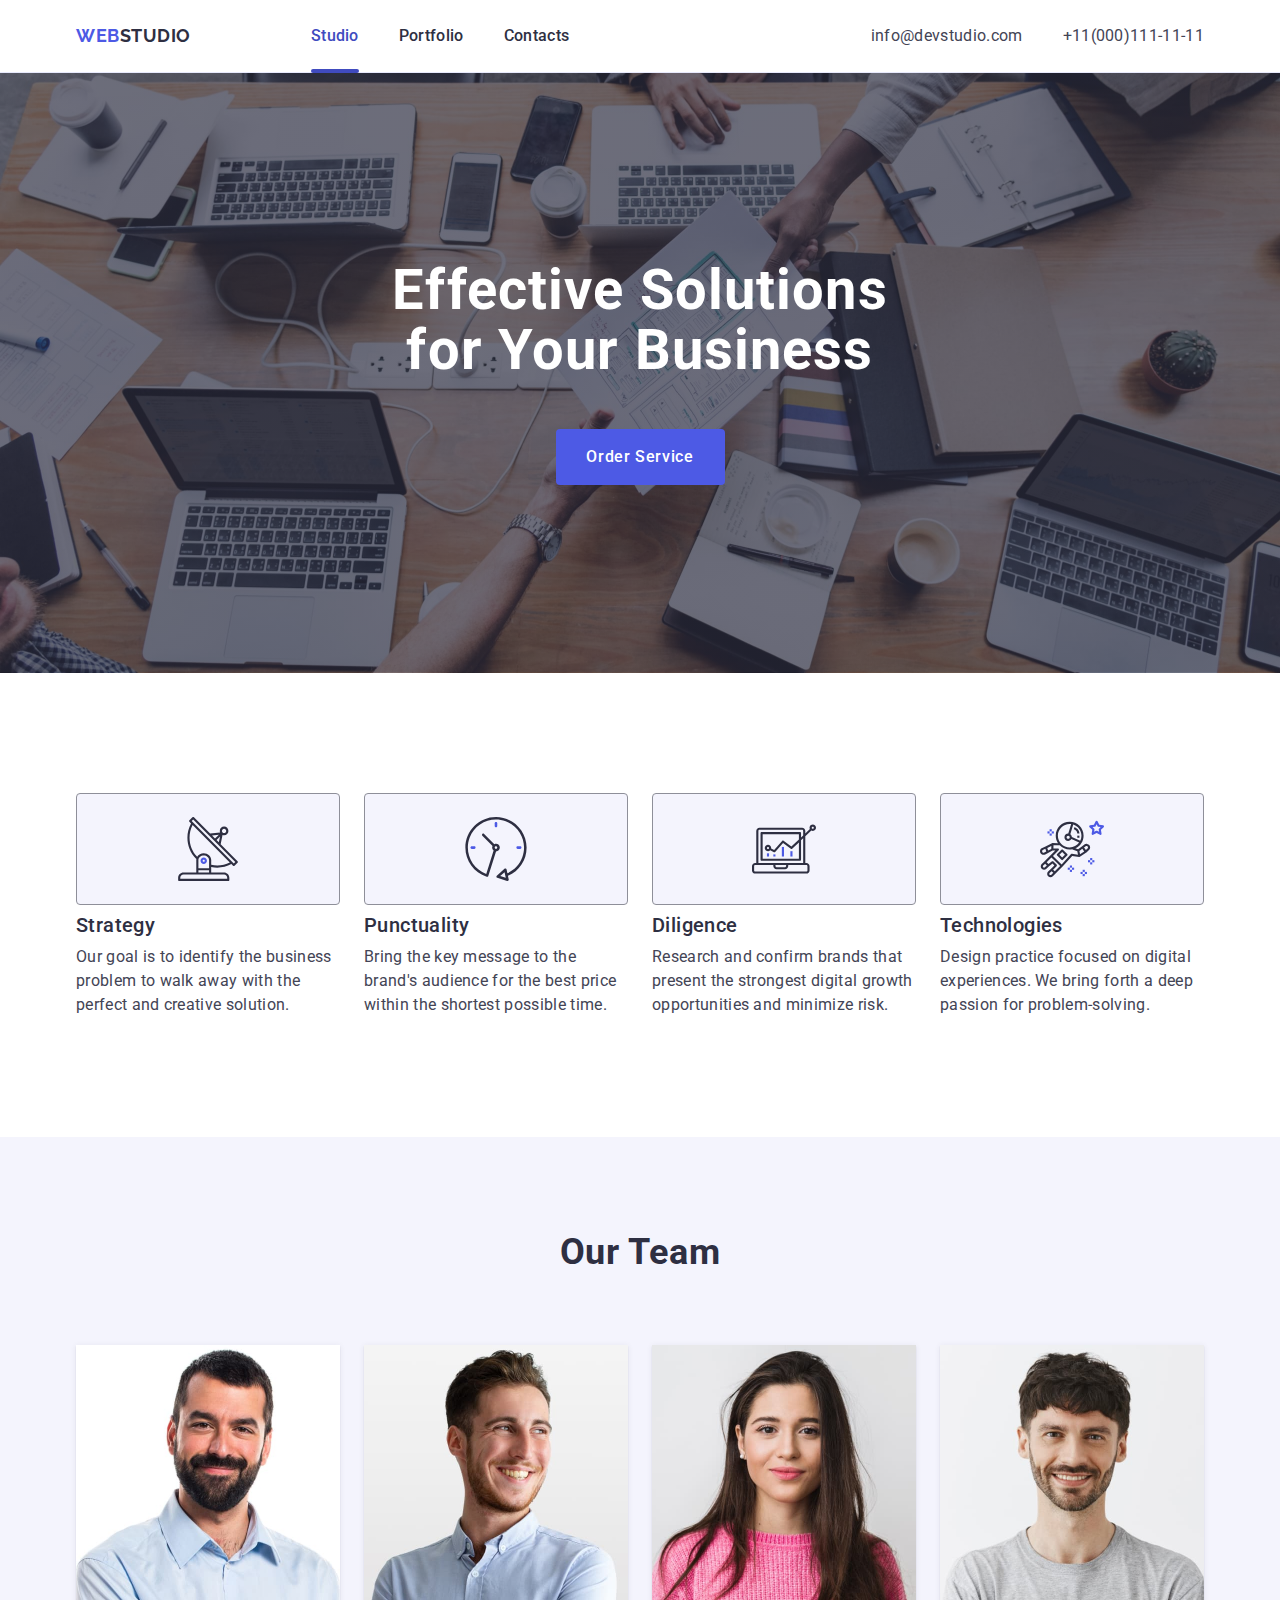
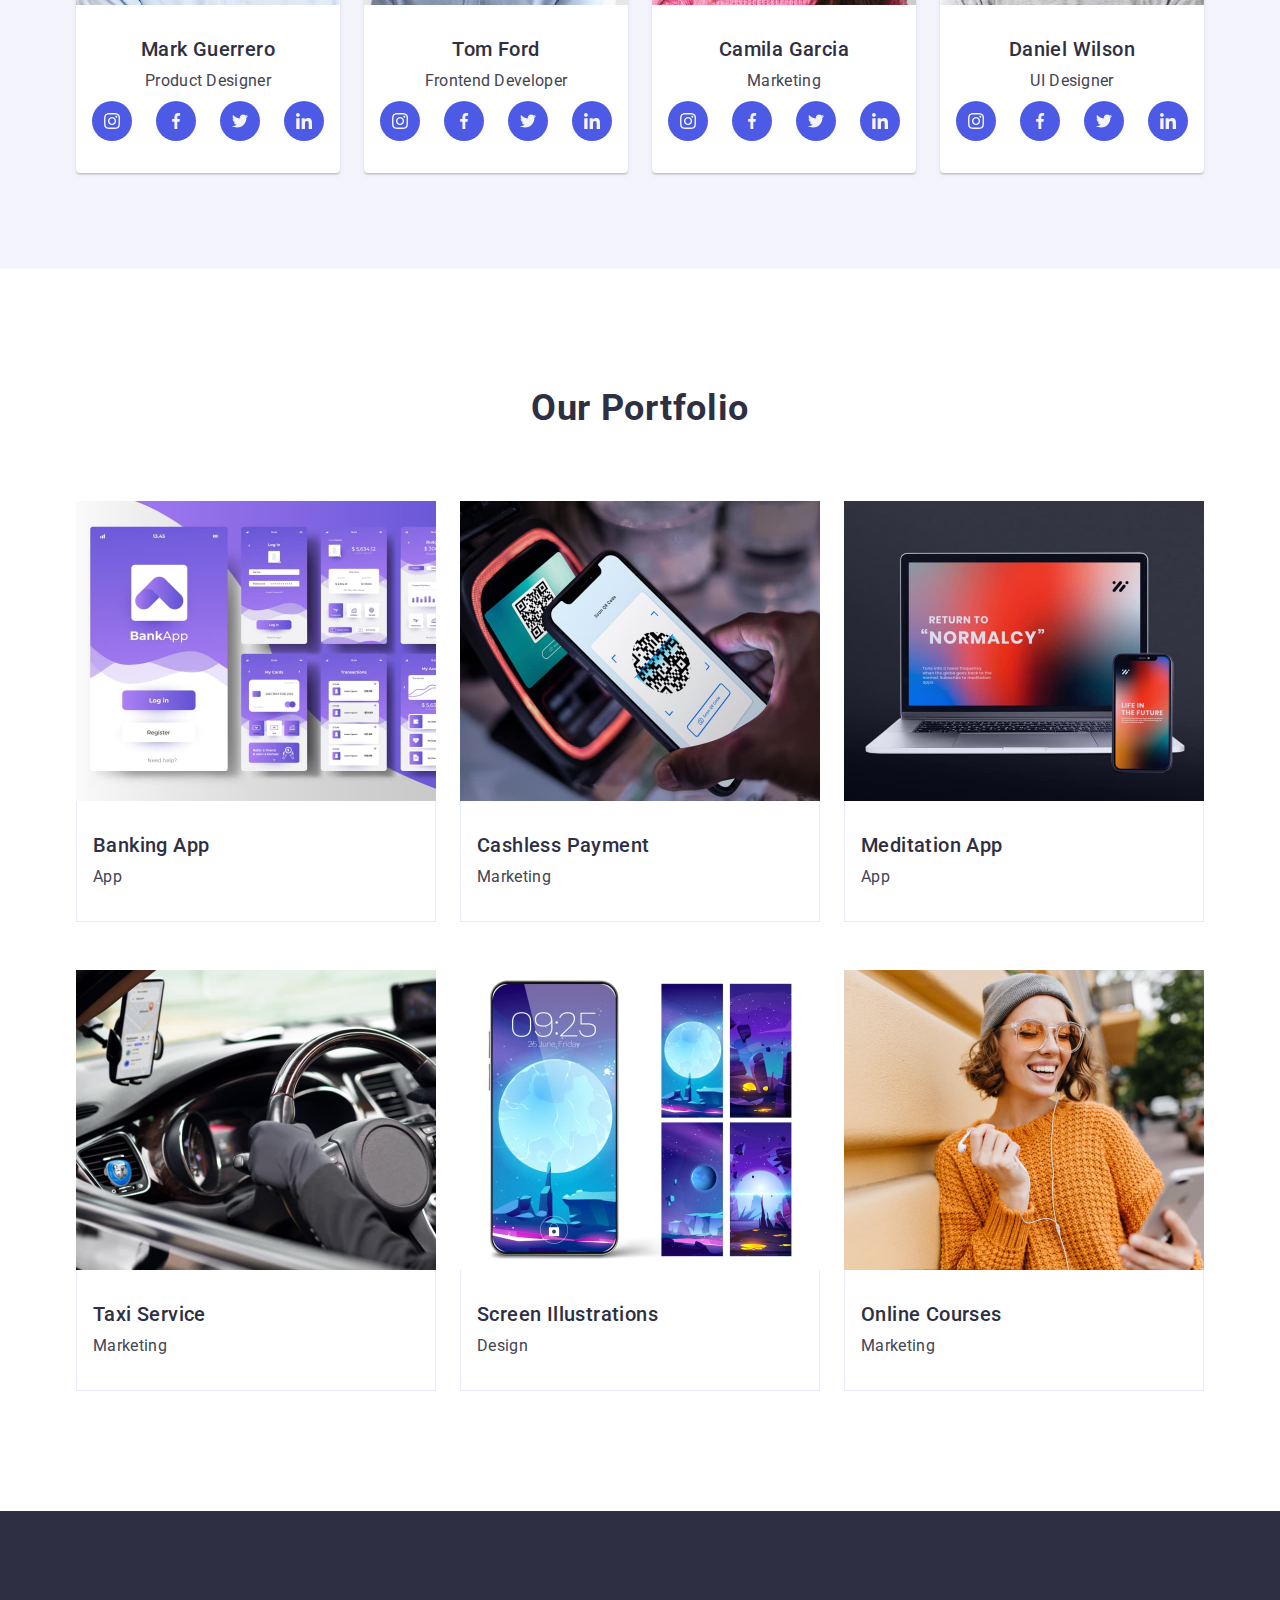
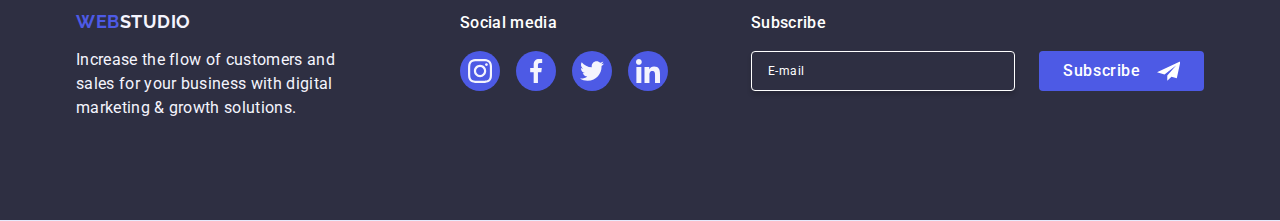
<file: index.html>
<!DOCTYPE html>
<html lang="en">

<head>
    <meta charset="UTF-8">
    <meta name="viewport" content="width=device-width, initial-scale=1.0">
    <link rel="stylesheet" href="https://cdn.jsdelivr.net/npm/modern-normalize@2.0.0/modern-normalize.min.css">
    <link rel="stylesheet"
        href="https://cdnjs.cloudflare.com/ajax/libs/modern-normalize/3.0.1/modern-normalize.min.css">
    <link rel="stylesheet" href="./css/styles.css">
    <link rel='preconnect' href='https://fonts.googleapis.com' />
    <link rel='preconnect' href='https://fonts.gstatic.com' crossorigin />
    <link href='https://fonts.googleapis.com/css2?family=Raleway:wght@700&family=Roboto:wght@400;500;700&display=swap'
        rel='stylesheet' />
    <title>Document</title>
</head>

<body>

    <!-- Header -->

    <header class="header">
        <div class="container">

            <nav class="nav">

                <a class="logo" href="./index.html">Web<span class="logo-first-part">Studio</span></a>

                <ul class="menu-nav">
                    <li><a class="header-nav-current" href="./index.html">Studio</a></li>
                    <li><a class="header-nav" href="">Portfolio</a></li>
                    <li><a class="header-nav" href="">Contacts</a></li>
                </ul>

            </nav>

            <address class="header-adress">

                <ul class="header-data">
                    <li><a class="header-link" href="mailto:info@devstudio.com">info@devstudio.com</a></li>
                    <li><a class="header-link" href="tel:+110001111111">+11(000)111-11-11</a></li>
                </ul>

            </address>

            <button class="menu-button" type="button">
                <svg class="menu-icon" width="24" height="24">
                    <use href="./images/icons.svg#icon-menu"></use>
                </svg>
            </button>


        </div>
    </header>



    <!-- Main -->

    <main>

        <!-- First section -->

        <section class="first-sec ">
            <div class="container">
                <h1 class="first-sec-header">Effective Solutions for Your Business</h1>
                <button class="first-sec-button" type="button"><span class="button-text">Order Service</span></button>
            </div>
        </section>


        <!-- Second section -->

        <section class="second-sec">

            <div class="container">

                <h2 class="visually-hidden"> Benefits </h2>

                <ul class="second-sec-list">

                    <li class="second-sec-item">
                        <div class="icon-conteiner">
                            <svg class="icon-second-sec" width="64" height="64">
                                <use href="./images/icons.svg#icon-antenna-1"></use>
                            </svg>
                        </div>
                        <h3 class="second-sec-header">Strategy</h3>
                        <p class="second-sec-text">Our goal is to identify the business
                            problem to walk away with the perfect and creative solution.</p>
                    </li>

                    <li class="second-sec-item">
                        <div class="icon-conteiner">
                            <svg class="icon-second-sec" width="64" height="64">
                                <use href="./images/icons.svg#icon-clock-1"></use>
                            </svg>
                        </div>
                        <h3 class="second-sec-header">Punctuality</h3>
                        <p class="second-sec-text">Bring the key message to the brand's audience for the best price
                            within
                            the shortest possible
                            time.</p>
                    </li>

                    <li class="second-sec-item">
                        <div class="icon-conteiner">
                            <svg class="icon-second-sec" width="64" height="64">
                                <use href="./images/icons.svg#icon-diagram-1"></use>
                            </svg>
                        </div>
                        <h3 class="second-sec-header">Diligence</h3>
                        <p class="second-sec-text">Research and confirm brands that present the strongest digital
                            growth
                            opportunities and minimize
                            risk.
                        </p>
                    </li>

                    <li class="second-sec-item">
                        <div class="icon-conteiner">
                            <svg class="icon-second-sec" width="64" height="64">
                                <use href="./images/icons.svg#icon-astronaut-1"></use>
                            </svg>
                        </div>
                        <h3 class="second-sec-header">Technologies</h3>
                        <p class="second-sec-text">Design practice focused on digital experiences. We bring forth a
                            deep
                            passion for
                            problem-solving.</p>
                    </li>
                </ul>
            </div>
        </section>


        <!-- Third section -->

        <section class="third-sec ">

            <div class="container team-container">

                <h2 class="third-sec-title">Our Team</h2>

                <ul class="third-sec-list">
                    <li class="third-sec-item">
                        <img class="third-sec-img" srcset="./images/Mark.jpg 1x, ./images/Mark2x.jpg 2x"
                            src="./images/Mark.jpg" alt="Mark Guerrero" width="264" height="260">
                        <div class="worker-conteiner">
                            <h3 class="third-sec-header">Mark Guerrero</h3>
                            <p class="third-sec-text">Product Designer</p>

                            <ul class="social-links">
                                <li class="social-links-item">
                                    <a href="https://www.instagram.com" target="_blank" class="link">
                                        <svg class="icon" width="16" height="16" style="fill: #f4f4fd;">
                                            <use href="./images/icons.svg#icon-instagram-2"></use>
                                        </svg>
                                    </a>
                                </li>
                                <li class="social-links-item">
                                    <a href="https://www.facebook.com/" target="_blank" class="link">
                                        <svg class="icon" width="16" height="16" style="fill: #f4f4fd;">
                                            <use href="./images/icons.svg#icon-facebook-1"></use>
                                        </svg>
                                    </a>
                                </li>
                                <li class="social-links-item">
                                    <a href="https://twitter.com7/" target="_blank" class="link">
                                        <svg class="icon" width="16" height="16" style="fill: #f4f4fd;">
                                            <use href="./images/icons.svg#icon-Group1"></use>
                                        </svg>
                                    </a>
                                </li>
                                <li class="social-links-item">
                                    <a href="https://www.linkedin.com" target="_blank" class="link">
                                        <svg class="icon" width="16" height="16" style="fill: #f4f4fd;">
                                            <use href="./images/icons.svg#icon-linkedin-1"></use>
                                        </svg>
                                    </a>
                                </li>
                            </ul>
                        </div>
                    </li>

                    <li class="third-sec-item">
                        <img class="third-sec-img" srcset="./images/Tom.jpg 1x, ./images/Tom2x.jpg 2x"
                            src="./images/Tom.jpg" alt="Tom Ford" width="264" height="260">
                        <div class="worker-conteiner">
                            <h3 class="third-sec-header">Tom Ford</h3>
                            <p class="third-sec-text">Frontend Developer</p>

                            <ul class="social-links">
                                <li class="social-links-item">
                                    <a href="https://www.instagram.com" target="_blank" class="link">
                                        <svg class="icon" width="16" height="16" style="fill: #f4f4fd;">
                                            <use href="./images/icons.svg#icon-instagram-2"></use>
                                        </svg>
                                    </a>
                                </li>
                                <li class="social-links-item">
                                    <a href="https://www.facebook.com/" target="_blank" class="link">
                                        <svg class="icon" width="16" height="16" style="fill: #f4f4fd;">
                                            <use href="./images/icons.svg#icon-facebook-1"></use>
                                        </svg>
                                    </a>
                                </li>
                                <li class="social-links-item">
                                    <a href="https://twitter.com7/" target="_blank" class="link">
                                        <svg class="icon" width="16" height="16" style="fill: #f4f4fd;">
                                            <use href="./images/icons.svg#icon-Group1"></use>
                                        </svg>
                                    </a>
                                </li>
                                <li class="social-links-item">
                                    <a href="https://www.linkedin.com" target="_blank" class="link">
                                        <svg class="icon" width="16" height="16" style="fill: #f4f4fd;">
                                            <use href="./images/icons.svg#icon-linkedin-1"></use>
                                        </svg>
                                    </a>
                                </li>
                            </ul>
                        </div>
                    </li>




                    <li class="third-sec-item">
                        <img class="third-sec-img" srcset="./images/Camila.jpg 1x, ./images/Camila2x.jpg 2x"
                            src="./images/Camila.jpg" alt="Camila Garcia" width="264" height="260">
                        <div class="worker-conteiner">
                            <h3 class="third-sec-header">Camila Garcia</h3>
                            <p class="third-sec-text">Marketing</p>

                            <ul class="social-links">
                                <li class="social-links-item">
                                    <a href="https://www.instagram.com" target="_blank" class="link">
                                        <svg class="icon" width="16" height="16" style="fill: #f4f4fd;">
                                            <use href="./images/icons.svg#icon-instagram-2"></use>
                                        </svg>
                                    </a>
                                </li>
                                <li class="social-links-item">
                                    <a href="https://www.facebook.com/" target="_blank" class="link">
                                        <svg class="icon" width="16" height="16" style="fill: #f4f4fd;">
                                            <use href="./images/icons.svg#icon-facebook-1"></use>
                                        </svg>
                                    </a>
                                </li>
                                <li class="social-links-item">
                                    <a href="https://twitter.com7/" target="_blank" class="link">
                                        <svg class="icon" width="16" height="16" style="fill: #f4f4fd;">
                                            <use href="./images/icons.svg#icon-Group1"></use>
                                        </svg>
                                    </a>
                                </li>
                                <li class="social-links-item">
                                    <a href="https://www.linkedin.com" target="_blank" class="link">
                                        <svg class="icon" width="16" height="16" style="fill: #f4f4fd;">
                                            <use href="./images/icons.svg#icon-linkedin-1"></use>
                                        </svg>
                                    </a>
                                </li>
                            </ul>
                        </div>
                    </li>



                    <li class="third-sec-item">
                        <img class="third-sec-img" srcset="./images/Daniel.jpg 1x, ./images/Daniel2x.jpg 2x"
                            src="./images/Daniel.jpg" alt="Daniel Wilson" width="264" height="260">
                        <div class="worker-conteiner">
                            <h3 class="third-sec-header">Daniel Wilson</h3>
                            <p class="third-sec-text">UI Designer</p>

                            <ul class="social-links">
                                <li class="social-links-item">
                                    <a href="https://www.instagram.com" target="_blank" class="link">
                                        <svg class="icon" width="16" height="16" style="fill: #f4f4fd;">
                                            <use href="./images/icons.svg#icon-instagram-2"></use>
                                        </svg>
                                    </a>
                                </li>
                                <li class="social-links-item">
                                    <a href="https://www.facebook.com/" target="_blank" class="link">
                                        <svg class="icon" width="16" height="16" style="fill: #f4f4fd;">
                                            <use href="./images/icons.svg#icon-facebook-1"></use>
                                        </svg>
                                    </a>
                                </li>
                                <li class="social-links-item">
                                    <a href="https://twitter.com7/" target="_blank" class="link">
                                        <svg class="icon" width="16" height="16" style="fill: #f4f4fd;">
                                            <use href="./images/icons.svg#icon-Group1"></use>
                                        </svg>
                                    </a>
                                </li>
                                <li class="social-links-item">
                                    <a href="https://www.linkedin.com" target="_blank" class="link">
                                        <svg class="icon" width="16" height="16" style="fill: #f4f4fd;">
                                            <use href="./images/icons.svg#icon-linkedin-1"></use>
                                        </svg>
                                    </a>
                                </li>
                            </ul>
                        </div>
                    </li>
                </ul>
            </div>

        </section>


        <!-- Fourth section -->

        <section class="fourth-sec">

            <div class="container">

                <h2 class="fourth-sec-title">Our Portfolio</h2>

                <ul class="fourth-sec-list">

                    <li class="fourth-sec-item">
                        <div class="overlay">
                            <img class="fourth-sec-img" srcset="./images/Bankapp.jpg 1x, ./images/Bankapp2x.jpg 2x"
                                src="./images/Bankapp.jpg" alt="Banking App " width="360" height="300">
                            <p>14 Stylish and User-Friendly App Design Concepts · Task Manager App · Calorie Tracker App
                                ·
                                Exotic Fruit Ecommerce App · Cloud Storage App</p>
                        </div>
                        <div class="project-conteiner">
                            <h3 class="fourth-sec-header">Banking App</h3>
                            <p class="fourth-sec-text">App</p>
                        </div>
                    </li>

                    <li class="fourth-sec-item">
                        <div class="overlay">
                            <img class="fourth-sec-img"
                                srcset="./images/Cashlesspay.jpg 1x, ./images/Cashlesspay2x.jpg 2x"
                                src="./images/Cashlesspay.jpg" alt="Cashless Payment" width="360" height="300">
                            <p>14 Stylish and User-Friendly App Design Concepts · Task Manager App · Calorie Tracker App
                                ·
                                Exotic Fruit Ecommerce App · Cloud Storage App</p>
                        </div>
                        <div class="project-conteiner">
                            <h3 class="fourth-sec-header">Cashless Payment</h3>
                            <p class="fourth-sec-text">Marketing</p>
                        </div>
                    </li>

                    <li class="fourth-sec-item">
                        <div class="overlay">
                            <img class="fourth-sec-img" srcset="./images/Medapp.jpg 1x, ./images/Medapp2x.jpg 2x"
                                src="./images/Medapp.jpg" alt="Meditation App" width="360" height="300">
                            <p>14 Stylish and User-Friendly App Design Concepts · Task Manager App · Calorie Tracker App
                                ·
                                Exotic Fruit Ecommerce App · Cloud Storage App</p>
                        </div>
                        <div class="project-conteiner">
                            <h3 class="fourth-sec-header">Meditation App</h3>
                            <p class="fourth-sec-text">App</p>
                        </div>
                    </li>


                    <li class="fourth-sec-item">
                        <div class="overlay">
                            <img class="fourth-sec-img" srcset="./images/Taxser.jpg 1x, ./images/Taxser2x.jpg 2x"
                                src="./images/Taxser.jpg" alt="Taxi Service" width="360" height="300">
                            <p>14 Stylish and User-Friendly App Design Concepts · Task Manager App · Calorie Tracker App
                                ·
                                Exotic Fruit Ecommerce App · Cloud Storage App</p>
                        </div>
                        <div class="project-conteiner">
                            <h3 class="fourth-sec-header">Taxi Service</h3>
                            <p class="fourth-sec-text">Marketing</p>
                        </div>
                    </li>

                    <li class="fourth-sec-item">
                        <div class="overlay">
                            <img class="fourth-sec-img" srcset="./images/Scrnill.jpg 1x, ./images/Scrnill2x.jpg 2x"
                                src="./images/Scrnill.jpg" alt="Screen Illustrations" width="360" height="300">
                            <p>14 Stylish and User-Friendly App Design Concepts · Task Manager App · Calorie Tracker App
                                ·
                                Exotic Fruit Ecommerce App · Cloud Storage App</p>
                        </div>
                        <div class="project-conteiner">
                            <h3 class="fourth-sec-header">Screen Illustrations</h3>
                            <p class="fourth-sec-text">Design</p>
                        </div>
                    </li>

                    <li class="fourth-sec-item">
                        <div class="overlay">
                            <img class="fourth-sec-img" srcset="./images/Onlcour.jpg 1x, ./images/Onlcour2x.jpg 2x"
                                src="./images/Onlcour.jpg" alt="Online Courses" width="360" height="300">
                            <p>14 Stylish and User-Friendly App Design Concepts · Task Manager App · Calorie Tracker App
                                ·
                                Exotic Fruit Ecommerce App · Cloud Storage App</p>
                        </div>
                        <div class="project-conteiner">
                            <h3 class="fourth-sec-header">Online Courses</h3>
                            <p class="fourth-sec-text">Marketing</p>
                        </div>
                    </li>
                </ul>
            </div>
        </section>


    </main>


    <!-- Footer -->
    <footer class="footer">
        <div class="container">
            <div class="container-footer">
                <a class="logo" href="./index.html">Web<span class="logo-first-part-fotter">Studio</span></a>
                <p class="footer-item">Increase the flow of customers and sales for your business with digital marketing
                    &
                    growth solutions.</p>
            </div>

            <div class="social-links-container">
                <p class="social-links-container-text">Social media</p>
                <ul class="social-links">
                    <li class="social-links-item">
                        <a href="https://www.instagram.com" target="_blank" class="link">
                            <svg class="icon" width="24" height="24">
                                <use href="./images/icons.svg#icon-instagram-2"></use>
                            </svg>
                        </a>
                    </li>
                    <li class="social-links-item">
                        <a href="https://www.facebook.com/" target="_blank" class="link">
                            <svg class="icon" width="24" height="24">
                                <use href="./images/icons.svg#icon-facebook-1"></use>
                            </svg>
                        </a>
                    </li>
                    <li class="social-links-item">
                        <a href="https://twitter.com7/" target="_blank" class="link">
                            <svg class="icon" width="24" height="24">
                                <use href="./images/icons.svg#icon-Group1"></use>
                            </svg>
                        </a>
                    </li>
                    <li class="social-links-item">
                        <a href="https://www.linkedin.com" target="_blank" class="link">
                            <svg class="icon" width="24" height="24">
                                <use href="./images/icons.svg#icon-linkedin-1"></use>
                            </svg>
                        </a>
                    </li>
                </ul>
            </div>

            <div class="footer-container-form">

                <p class="label-text">Subscribe</p>

                <form class="footer-form">
                    <label class="form-label">


                        <input class="footer-form-input" type="email" name="email" placeholder="E-mail">

                    </label>

                    <button class="footer-button" type="submit">
                        Subscribe
                        <svg class="footer-icon" width="24" height="24">
                            <use href="./images/icons.svg#icon-icon-send"></use>
                        </svg>

                    </button>

                </form>
            </div>

        </div>
    </footer>

    <!-- Overlay  -->

    <div class="modal-overlay s-open ">
        <div class="modal">
            <button class="exit-button" type="button">
                <svg class="modal-icon" width="8" height="8">
                    <use href="./images/icons.svg#icon-close-black-18dp-2-1"></use>
                </svg>
            </button>

            <p class="modal-text"> Leave your contacts and we will call you back</p>


            <form class="input-form">

                <div class="input-container">

                    <label class="modal-label" for="user-name"> Name </label>
                    <div class="modal-icon-container">
                        <input class="modal-input" type="text" name="user-name" id="user-name">
                        <svg class="modal-icon-input" width="18" height="24">
                            <use href="./images/icons.svg#icon-person-black-18dp-1"></use>
                        </svg>
                    </div>


                </div>

                <div class="input-container">

                    <label class="modal-label" for="phone"> Phone </label>
                    <div class="modal-icon-container">
                        <input class="modal-input" type="tel" name="phone" id="phone">
                        <svg class="modal-icon-input" width="18" height="24">
                            <use href="./images/icons.svg#icon-phone"></use>
                        </svg>
                    </div>

                </div>

                <div class="input-container">
                    <label class="modal-label" for="email">Email </label>
                    <div class="modal-icon-container">
                        <input class="modal-input" type="email" name="email" id="email">
                        <svg class="modal-icon-input" width="18" height="24">
                            <use href="./images/icons.svg#icon-Vector1"></use>
                        </svg>
                    </div>

                </div>

                <div class="textarea-container">
                    <label class="modal-label" for="user-comment">
                        Comment
                    </label>

                    <textarea class="modal-textarea" id="user-comment" name="user-comment"
                        placeholder="Text input"></textarea>

                </div>

                <div class="checkbox-container">
                    <input type="checkbox" class="visually-hidden" name="user-privacy" value="true" id="user-privacy">
                    <label class="modal-label-checkbox" for="user-privacy">
                        <span class="modal-checkbox-icon">
                            <svg width="10" height="8">
                                <use href="./images/icons.svg#icon-Vector"></use>
                            </svg>
                        </span>

                        <span>

                            I accept the terms and conditions of the

                            <span>
                                <a class="modal-link" href="">Privacy Policy</a>
                            </span>

                        </span>
                    </label>
                </div>


                <button class="modal-button" type="submit"><span class="modal-button-text">Send</span></button>

            </form>

        </div>
    </div>

    <!-- Mobile menu -->
    <div class="mobile-menu s-open">
        <div class="container mobile-menu-container">

            <button class="exit-button" type="button">
                <svg class="modal-icon" width="8" height="8">
                    <use href="./images/icons.svg#icon-close-black-18dp-2-1"></use>
                </svg>
            </button>

            <nav class="mobile-menu-nav">

                <ul class="mobile-nav-list">

                    <li class="mobile-nav-current" href="./index.html">Studio</li>
                    <li class="mobile-nav" href="">Portfolio</li>
                    <li class="mobile-nav" href="">Contacts</li>

                </ul>

            </nav>

            <address class="mobile-adress">
                <ul class="mobile-data">
                    <li><a class="mobile-link-tel" href="tel:+110001111111">+11(000)111-11-11 </a></li>
                    <li><a class="mobile-link" href="mailto:info@devstudio.com">info@devstudio.com</a></li>
                </ul>
            </address>

            <ul class="mobile-social-links">
                <li class="mobile-social-links-item">
                    <a href="https://www.instagram.com" target="_blank" class="link">
                        <svg class="icon" width="24" height="24">
                            <use href="./images/icons.svg#icon-instagram-2"></use>
                        </svg>
                    </a>
                </li>
                <li class="mobile-social-links-item">
                    <a href="https://www.facebook.com/" target="_blank" class="link">
                        <svg class="icon" width="24" height="24">
                            <use href="./images/icons.svg#icon-facebook-1"></use>
                        </svg>
                    </a>
                </li>
                <li class="mobile-social-links-item">
                    <a href="https://twitter.com7/" target="_blank" class="link">
                        <svg class="icon" width="24" height="24">
                            <use href="./images/icons.svg#icon-Group1"></use>
                        </svg>
                    </a>
                </li>
                <li class="mobile-social-links-item">
                    <a href="https://www.linkedin.com" target="_blank" class="link">
                        <svg class="icon" width="24" height="24">
                            <use href="./images/icons.svg#icon-linkedin-1"></use>
                        </svg>
                    </a>
                </li>
            </ul>



        </div>
    </div>


</body>

</html>
<!--  -->
</file>
<file: css/styles.css>
.hidden {
    display: none;
}

body {
    color: #434455;
    font-family: "Roboto", sans-serif;
    background-color: #FFFFFF;
    margin: 0;
    min-height: 100vh;
    display: flex;
    flex-direction: column;
}

h1,
h2,
h3,
h4,
h5,
h6,
p {
    margin-top: 0;
    margin-bottom: 0;
}

ul,
ol {
    margin-top: 0;
    margin-bottom: 0;
    padding-left: 0;
    list-style: none;
}

img {
    display: block;
    width: 100%;
    height: auto;
}

main {
    flex-grow: 1;
}

button {
    cursor: pointer;
}

svg {
    fill: none;
}

a {
    text-decoration: none;
}

/* common */

.container {
    max-width: 320px;
    margin: 0 auto;
    padding: 0 16px;
}

@media screen and (min-width: 768px) {

    .container {
        max-width: 768px;
    }
}

@media screen and (min-width: 1158px) {

    .container {
        max-width: 1158px;
        padding: 0 15px;
    }
}

/* Header */

.header {
    border-bottom: 1px solid #e7e9fc;
    box-shadow: 0px 2px 1px rgba(46, 47, 66, 0.08), 1px 1px rgba(46, 47, 66, 0.16), 0px 1px 6px rgba(46, 47, 66, 0.08);
}

.header .container {
    display: flex;
    align-items: center;
    justify-content: space-between;
}

.menu-nav,
.header-adress {
    display: none;
}

.logo {
    font-family: "Raleway", sans-serif;
    font-weight: 700;
    font-size: 18px;
    line-height: 1.16667;
    letter-spacing: 0.03em;
    text-transform: uppercase;
    color: #4d5ae5;
    line-height: 1.17;
    padding: 16px 0;
    display: block;
}

.logo-first-part {
    color: #2e2f42;
}

.menu-button {
    justify-content: center;
    align-items: center;
    right: 16px;
    top: 16px;
    width: 24px;
    height: 24px;
    transition: background-color 250ms cubic-bezier(0.4, 0, 0.2, 1), border 250ms cubic-bezier(0.4, 0, 0.2, 1);
    border: none;
    padding: 0;
    cursor: pointer;
    background-color: transparent;
}

.menu-button .menu-icon {
    fill: #2f2f37;
    transition: fill 250ms cubic-bezier(0.4, 0, 0.2, 1);
    display: block;
}

.menu-button:hover {
    background-color: #404BBF;
    border: none;
}

.menu-button:focus {
    background-color: #404BBF;
    border: none;
}

.menu-button:hover .menu-icon {
    fill: #ffffff;
}

.menu-button:focus .menu-icon {
    fill: #ffffff;
}

@media screen and (min-width: 768px) {

    .menu-button {
        display: none;
    }

    .nav {
        display: flex;
        align-items: center;
    }

    .menu-nav {
        display: flex;
        align-items: center;
        gap: 40px;
    }

    .logo {
        margin-right: 120px;
        padding: 24px 0;
    }

    .header-adress {
        display: block;
        font-style: normal;
        margin-left: auto;
    }

    .header-nav {
        font-weight: 500;
        font-size: 16px;
        line-height: 1.5;
        letter-spacing: 0.02em;
        color: #2e2f42;
        padding: 24px 0;
        display: block;
        transition: color 250ms cubic-bezier(0.4, 0, 0.2, 1);
    }

    .header-nav-current {
        font-weight: 500;
        font-size: 16px;
        line-height: 1.5;
        letter-spacing: 0.02em;
        color: #2e2f42;
        position: relative;
        color: #404bbf;
        padding: 24px 0;
        display: block;
        transition: color 250ms cubic-bezier(0.4, 0, 0.2, 1);
    }

    .header-nav-current:hover,
    .header-nav-current:focus {
        font-weight: 500;
        font-size: 16px;
        line-height: 1.5;
        letter-spacing: 0.02em;
        color: #404bbf;
    }

    .header-nav:hover,
    .header-nav:focus {
        font-weight: 500;
        font-size: 16px;
        line-height: 1.5;
        letter-spacing: 0.02em;
        color: #404bbf;
    }

    .header-nav-current::after {
        width: 48px;
        height: 4px;
        background: #404bbf;
        content: "";
        width: 100%;
        position: absolute;
        left: 0;
        bottom: -1px;
        border-radius: 2px;
    }

    .header-link {
        font-weight: 400;
        font-size: 12px;
        line-height: 1.17;
        letter-spacing: 0.04em;
        color: #434455;
        transition: color 250ms cubic-bezier(0.4, 0, 0.2, 1);
        display: block;
    }

    .header-link:hover,
    .header-link:focus {
        font-weight: 400;
        font-size: 12px;
        line-height: 1.17;
        letter-spacing: 0.04em;
        color: #404bbf;
    }

    .header-data {
        display: flex;
        flex-direction: column;
        text-align: unset;
        gap: 12px;
    }

}

@media screen and (min-width: 1158px) {

    .menu-button {
        display: none;
    }

    .header-data {
        flex-direction: row;
        gap: 40px;
    }

    .header-link {
        font-weight: 400;
        font-size: 16px;
        line-height: 1.5;
        letter-spacing: 0.02em;
        display: block;
        padding: 24px 0;
    }

    .header-link:hover,
    .header-link:focus {
        font-weight: 400;
        font-size: 16px;
        line-height: 1.5;
        letter-spacing: 0.02em;
    }

}

/* mobile menu */

.mobile-menu {
    position: fixed;
    top: 0;
    left: 0;
    width: 100%;
    height: 100%;
    background-color: #FFFFFF;
    z-index: 999;
    display: flex;
    opacity: 0;
    pointer-events: none;
    transition: opacity 250ms cubic-bezier(0.4, 0, 0.2, 1),
        visibility 250ms cubic-bezier(0.4, 0, 0.2, 1);
}

.mobile-menu.is-open {
    opacity: 1;
    pointer-events: auto;
}

.mobile-menu-container {
    position: relative;

    width: 408px;
    min-height: 584px;
    transition: transform 250ms cubic-bezier(0.4, 0, 0.2, 1);
    padding-top: 72px;
    padding-bottom: 40px;
    border-radius: 4px;
    width: 100%;
    height: 100%;
    overflow-y: auto;
    display: flex;
    flex-direction: column;
}

.exit-button .modal-icon {
    fill: #2e2f42;
    transition: fill 250ms cubic-bezier(0.4, 0, 0.2, 1);
}

.exit-button {
    position: absolute;
    display: flex;
    justify-content: center;
    align-items: center;

    right: 24px;
    top: 24px;
    width: 24px;
    height: 24px;
    border-radius: 50%;
    background-color: #E7E9FC;
    transition: background-color 250ms cubic-bezier(0.4, 0, 0.2, 1), border 250ms cubic-bezier(0.4, 0, 0.2, 1);
    border: 1px solid rgba(0, 0, 0, 0.1);
    padding: 0;
    cursor: pointer;
}

.exit-button:hover {
    background-color: #404BBF;
    border: none;
}

.exit-button:focus {
    background-color: #404BBF;
    border: none;
}

.exit-button:hover .modal-icon {
    fill: #ffffff;
}

.exit-button:focus .modal-icon {
    fill: #ffffff;
}

.mobile-nav-list {
    display: flex;
    align-items: flex-start;
    justify-content: flex-start;
    flex-direction: column;
    gap: 40px;

}

.mobile-menu-nav {
    margin-bottom: auto;
}

.mobile-nav {
    font-weight: 700;
    font-size: 36px;
    line-height: 1.11111;
    letter-spacing: 0.02em;
    color: #2e2f42;
    display: block;
    transition: color 250ms cubic-bezier(0.4, 0, 0.2, 1);
}

.mobile-nav-current {
    font-weight: 700;
    font-size: 36px;
    line-height: 1.11111;
    letter-spacing: 0.02em;
    color: #404bbf;
    display: block;
    transition: color 250ms cubic-bezier(0.4, 0, 0.2, 1);
}

.mobile-nav-current:hover,
.mobile-nav-current:focus {
    font-weight: 700;
    font-size: 36px;
    line-height: 1.11111;
    letter-spacing: 0.02em;
    color: #404bbf;
}

.mobile-nav:hover,
.mobile-nav:focus {
    font-weight: 700;
    font-size: 36px;
    line-height: 1.11111;
    letter-spacing: 0.02em;
    color: #404bbf;
}

.mobile-adress {
    font-style: normal;
}

.mobile-data {
    display: block;
    margin-bottom: 48px;
}

.mobile-link {
    font-weight: 500;
    font-size: 20px;
    line-height: 1.2;
    letter-spacing: 0.02em;
    color: #434455;
    transition: color 250ms cubic-bezier(0.4, 0, 0.2, 1);
    display: block;

}



.mobile-link:hover,
.mobile-link:focus {
    font-weight: 500;
    font-size: 20px;
    line-height: 1.2;
    letter-spacing: 0.02em;
    color: #4d5ae5;
}

.mobile-link-tel {
    font-weight: 500;
    font-size: 20px;
    line-height: 1.2;
    letter-spacing: 0.02em;
    color: #4d5ae5;
    transition: color 250ms cubic-bezier(0.4, 0, 0.2, 1);
    display: block;
    margin-bottom: 24px;
}

.mobile-link-tel:hover,
.mobile-link-tel:focus {
    font-weight: 500;
    font-size: 20px;
    line-height: 1.2;
    letter-spacing: 0.02em;
    color: #4d5ae5;
}

.mobile-social-links {
    display: flex;
    gap: 40px;
    flex-shrink: 0;
    align-items: center;
    justify-content: center;
}


.mobile-social-links .link {
    display: flex;
    justify-content: center;
    align-items: center;
    width: 40px;
    height: 40px;
    border-radius: 50%;
    background-color: #4D5AE5;
    transition: background-color 250ms cubic-bezier(0.4, 0, 0.2, 1);
}


.mobile-social-links .link:hover {
    background-color: #404BBF;
}

.mobile-social-links .link:focus {
    background-color: #404BBF;
}


.link:hover .icon {
    fill: #f4f4fd;
}

@media screen and (min-width: 768px) {

    .mobile-menu {
        display: none;

    }
}

/* First section */
.first-sec {
    background: #2e2f42;
    padding: 72px 0;
    background-repeat: no-repeat;
    background-position: center center;
    background-size: cover;
    color: #fff;
    background-image: linear-gradient(rgba(46, 47, 66, 0.7), rgba(46, 47, 66, 0.7)), url(../images/Offpeopmob.jpg);
    max-width: 320px;
    margin: 0 auto;

}


.first-sec-header {
    font-weight: 700;
    font-size: 36px;
    line-height: 1.11111;
    letter-spacing: 0.02em;
    text-align: center;
    color: #fff;
    max-width: 216px;
    margin-right: auto;
    margin-left: auto;
    margin-bottom: 72px;
}

.first-sec-button {
    color: #ffffff;
    letter-spacing: 0.04em;
    line-height: 1.5;
    font-weight: 500;
    cursor: pointer;
    background: #4d5ae5;
    display: block;
    border: none;
    margin-right: auto;
    margin-left: auto;
    width: 169px;
    border-radius: 4px;
    height: 56px;
    transition: background-color 250ms cubic-bezier(0.4, 0, 0.2, 1);
}

.first-sec-button:hover,
.first-sec-button:focus {
    color: #ffffff;
    letter-spacing: 0.04em;
    line-height: 1.5;
    font-weight: 500;
    cursor: pointer;
    background-color: #404bbf;
}

.button-text {
    font-weight: 500;
    font-size: 16px;
    line-height: 1.5;
    letter-spacing: 0.04em;
    color: #fff;
    align-items: center;
}

@media (min-resolution: 192dpi) {
    .first-sec {
        background-image: linear-gradient(rgba(46, 47, 66, 0.7), rgba(46, 47, 66, 0.7)), url(../images/Offpeopmob2x.jpg);
    }
}


@media screen and (min-width: 768px) {

    .first-sec {
        background: #2e2f42;
        padding: 112px 0;
        background-repeat: no-repeat;
        background-position: center center;
        background-size: cover;
        color: #fff;
        background-image: linear-gradient(rgba(46, 47, 66, 0.7), rgba(46, 47, 66, 0.7)), url(../images/Offpeoptab.jpg);
        max-width: 768px;
        margin: 0 auto;

    }


    .first-sec-header {
        font-weight: 700;
        font-size: 56px;
        line-height: 1.07143;
        letter-spacing: 0.02em;
        text-align: center;
        color: #fff;
        max-width: 496px;
        margin-right: auto;
        margin-left: auto;
        margin-bottom: 36px;
    }

}

@media (min-resolution: 192dpi) and (min-width: 768px) {
    .first-sec {
        background-image: linear-gradient(rgba(46, 47, 66, 0.7), rgba(46, 47, 66, 0.7)), url(../images/Offpeoptab2x.jpg);
    }
}


@media screen and (min-width: 1158px) {

    .first-sec {
        background: #2e2f42;
        padding: 188px 0;
        background-repeat: no-repeat;
        background-position: center center;
        background-size: cover;
        color: #fff;
        background-image: linear-gradient(rgba(46, 47, 66, 0.7), rgba(46, 47, 66, 0.7)), url(../images/Offpeop.jpg);
        max-width: 1440px;
        margin: 0 auto;

    }


    .first-sec-header {
        font-weight: 700;
        font-size: 56px;
        line-height: 1.07;
        letter-spacing: 0.02em;
        text-align: center;
        color: #fff;
        max-width: 496px;
        margin-right: auto;
        margin-left: auto;
        margin-bottom: 48px;
    }

}

@media (min-resolution: 192dpi) and (min-width: 1158px) {
    .first-sec {
        background-image: linear-gradient(rgba(46, 47, 66, 0.7), rgba(46, 47, 66, 0.7)), url(../images/Offpeop2x.jpg);
    }
}

/* Second section  */

.second-sec-header {
    font-weight: 700;
    font-size: 36px;
    line-height: 1.11111;
    letter-spacing: 0.02em;
    text-align: center;
    color: #2e2f42;
    margin-bottom: 8px;
}

.second-sec-list {
    display: flex;
    flex-wrap: wrap;
    gap: 72px;
}

.second-sec-text {
    font-weight: 500;
    font-size: 16px;
    line-height: 1.5;
    letter-spacing: 0.02em;
    color: #434455;
}

.second-sec {
    padding: 96px 0;
}


.visually-hidden {
    position: absolute;
    width: 1px;
    height: 1px;
    margin: -1px;
    border: 0;
    padding: 0;

    white-space: nowrap;
    clip-path: inset(100%);
    clip: rect(0 0 0 0);
    overflow: hidden;
}


.icon-conteiner {
    display: none;
}

.second-sec-item {
    width: 100%;
}


@media screen and (min-width: 768px) {

    .second-sec-list {
        display: flex;
        flex-wrap: wrap;
        flex-direction: row;
        gap: 24px;
        row-gap: 72px;
    }

    .second-sec {
        padding: 96px 0;
    }

    .second-sec-item {
        width: calc((100% - 24px) / 2);
    }

    .second-sec-header {
        text-align: start;
    }

}

@media screen and (min-width: 1158px) {

    .second-sec-header {
        font-weight: 500;
        font-size: 20px;
        line-height: 1.2;
        letter-spacing: 0.02em;
        color: #2e2f42;
        margin-bottom: 8px;
    }

    .second-sec-list {
        display: flex;
        gap: 24px;
    }

    .second-sec-text {
        font-weight: 400;
        font-size: 16px;
        line-height: 1.5;
        letter-spacing: 0.02em;
        color: #434455;
    }

    .second-sec {
        padding: 120px 0;
    }


    .visually-hidden {
        position: absolute;
        width: 1px;
        height: 1px;
        margin: -1px;
        border: 0;
        padding: 0;

        white-space: nowrap;
        clip-path: inset(100%);
        clip: rect(0 0 0 0);
        overflow: hidden;
    }

    .second-sec-item {
        width: calc((100% - 72px) / 4);
    }


    .icon-conteiner {
        display: flex;
        align-items: center;
        justify-content: center;
        text-align: center;
        background-color: #F4F4FD;
        border: 1px solid #8e8f99;
        border-radius: 4px;
        height: 112px;
        margin-bottom: 8px;
    }

}

/* Third section */

.third-sec {
    background: #f4f4fd;
    padding: 96px 0;
}


.third-sec-title {
    font-weight: 700;
    font-size: 36px;
    line-height: 1.11;
    letter-spacing: 0.02em;
    text-align: center;
    color: #2e2f42;
    text-transform: capitalize;
    margin-right: auto;
    margin-left: auto;
    margin-bottom: 72px;
}

.third-sec-item {
    background-color: #FFFFFF;
    border-radius: 0px 0px 4px 4px;
    box-shadow: 0px 1px 6px rgba(46, 47, 66, 0.08), 0px 1px 1px rgba(46, 47, 66, 0.16), 0px 2px 1px rgba(46, 47, 66, 0.08);
}

.third-sec-header {
    font-weight: 500;
    font-size: 20px;
    line-height: 1.2;
    letter-spacing: 0.02em;
    text-align: center;
    color: #2e2f42;
    margin-bottom: 8px;
}

.third-sec-text {
    font-weight: 400;
    font-size: 16px;
    line-height: 1.5;
    letter-spacing: 0.02em;
    text-align: center;
    color: #434455;
    margin-bottom: 32px;
    text-align: center;
    margin-bottom: 8px
}

.third-sec-list {
    display: flex;
    flex-wrap: wrap;
    align-items: center;
    justify-content: center;
    gap: 72px;
}

.team-container {
    padding: 0 28px;
}

.worker-conteiner {
    padding: 32px 0;
}

.third-sec-item .social-links {
    display: flex;
    gap: 24px;
    flex-shrink: 0;
    align-items: center;
    justify-content: center;
    margin: 0 16px;
}

.social-links .link {
    display: flex;
    justify-content: center;
    align-items: center;
    width: 40px;
    height: 40px;
    border-radius: 50%;
    background-color: #4D5AE5;
    transition: background-color 250ms cubic-bezier(0.4, 0, 0.2, 1);
}


.social-links .link:hover {
    background-color: #404BBF;
}

.social-links .link:focus {
    background-color: #404BBF;
}


.link:hover .icon {
    fill: #f4f4fd;
}

@media screen and (min-width: 768px) {

    .third-sec-list {
        display: flex;
        flex-wrap: wrap;
        align-items: center;
        justify-content: center;
        gap: 24px;
        row-gap: 64px;
    }

    .third-sec-item {
        flex-basis: calc((100% - 24px) / 2);
    }

    .team-container {
        padding: 0 108px;
    }

}

@media screen and (min-width: 1158px) {

    .third-sec-list {
        display: flex;
        flex-wrap: nowrap;
        gap: 24px;
    }

    .third-sec-item {
        flex-basis: calc((100% - 72px) / 4);
    }

    .team-container {
        padding: 0 15px;
    }
}

/* Fourth section */
.fourth-sec-title {
    font-weight: 700;
    font-size: 36px;
    line-height: 1.11;
    letter-spacing: 0.02em;
    text-align: center;
    color: #2e2f42;
    text-transform: capitalize;
    margin-bottom: 72px;
}

.fourth-sec-header {
    font-weight: 500;
    font-size: 20px;
    line-height: 1.2;
    letter-spacing: 0.02em;
    color: #2e2f42;
    margin-bottom: 8px
}

.fourth-sec-text {
    font-weight: 400;
    font-size: 16px;
    line-height: 1.5;
    letter-spacing: 0.02em;
    color: #434455;
}

.fourth-sec-item {
    transition: box-shadow 250ms cubic-bezier(0.4, 0, 0.2, 1);
    box-shadow: 0px 1px 6px rgba(46, 47, 66, 0.08),
        0px 1px 1px rgba(46, 47, 66, 0.16),
        0px 2px 1px rgba(46, 47, 66, 0.08);
    transform: translateY(0%);
    display: flex;
    flex-wrap: wrap;
    align-items: center;
    justify-content: center;
}

.fourth-sec-list {
    display: flex;
    flex-wrap: wrap;
    align-items: center;
    justify-content: center;
    gap: 48px;
}

.project-conteiner {
    padding: 32px 16px;
    border: 1px solid #e7e9fc;
    border-top: none;
    width: 100%;
}

.overlay {
    position: relative;
    overflow: hidden;
}

.overlay p {
    position: absolute;
    top: 0;
    font-size: 16px;
    line-height: 1.5;
    letter-spacing: 0.02em;
    color: #f4f4fd;
    padding: 40px 32px;
    background-color: #4d5ae5;
    height: 100%;
    width: 100%;
    transform: translateY(100%);
    transition: transform 250ms cubic-bezier(0.4, 0, 0.2, 1);
}

.fourth-sec-item:hover p {
    transform: translateY(0%);
}

.fourth-sec {
    padding-top: 96px;
    padding-bottom: 96px;
}


@media screen and (min-width: 768px) {

    .fourth-sec-list {
        display: flex;
        flex-wrap: wrap;
        align-items: center;
        justify-content: center;
        gap: 24px;
        row-gap: 72px;
    }

    .fourth-sec-item {
        flex-basis: calc((100% - 24px) / 2);
    }

}

@media screen and (min-width: 1158px) {

    .fourth-sec-list {
        gap: 24px;
        row-gap: 48px;
    }

    .fourth-sec-item {
        flex-basis: calc((100% - 48px) / 3);
    }

    .fourth-sec-item:hover {
        box-shadow: 0px 1px 6px rgba(46, 47, 66, 0.08),
            0px 1px 1px rgba(46, 47, 66, 0.16),
            0px 2px 1px rgba(46, 47, 66, 0.08);
        transform: translateY(0%);
    }

    .fourth-sec-item {
        box-shadow: none;
    }

    .fourth-sec {
        padding-top: 120px;
        padding-bottom: 120px;
    }

}

/* Footer */
.footer {
    background: #2e2f42;
    padding: 96px 0;
    border-bottom: 1px solid #e7e9fc;
}

.footer-item {
    font-weight: 400;
    font-size: 16px;
    line-height: 1.5;
    max-width: 264px;
    letter-spacing: 0.02em;
    color: #f4f4fd;
}

.logo-first-part-fotter {
    font-family: "Raleway", sans-serif;
    font-weight: 700;
    font-size: 18px;
    line-height: 1.16667;
    letter-spacing: 0.03em;
    text-transform: uppercase;
    color: #f4f4fd;
}

.footer .container {
    display: flex;
    flex-wrap: wrap;
    align-items: center;
    justify-content: center;
    gap: 72px;
}

.footer .logo {
    display: inline-block;
    margin-bottom: 16px;
    padding: 0;
}

.footer .social-links .link {
    transition: background-color 250ms cubic-bezier(0.4, 0, 0.2, 1);
}

.footer .social-links .link:hover {
    background-color: #31d0aa;
}

.footer .social-links .link:focus {
    background-color: #31d0aa;
}

.social-links .icon {
    fill: #fff;
}

.social-links .link:hover .icon {
    fill: #fff;
}

.social-links-container-text {
    font-weight: 500;
    font-size: 16px;
    line-height: 1.5;
    letter-spacing: 0.02em;
    color: #FFFFFF;
    margin-bottom: 16px;
}

.footer .social-links {
    display: flex;
    gap: 16px;
    flex-shrink: 0;
    align-items: center;
    justify-content: center;
}

.footer .social-links-item {
    width: 40px;
    height: 40px;
}

.footer .link {
    width: 100%;
    height: 100%;
}


.footer .icon {
    fill: #f4f4fd;
}

.form-input {
    padding: 10px;
    font-size: 16px;
    border-radius: 4px;
    border: 1px solid #ccc;
    width: 250px;
}

.footer-button {
    display: flex;
    align-items: center;
    justify-content: center;
    padding: 8px 24px;
    background-color: #4d5ae5;
    color: #fff;
    border: none;
    border-radius: 4px;
    cursor: pointer;
    width: 165px;
    font-weight: 500;
    font-size: 16px;
    line-height: 1.5;
    letter-spacing: 0.04em;
    text-align: center;
    color: #fff;
    height: 40px;
}


.footer-form-input {
    border: 1px solid #fff;
    border-radius: 4px;
    width: 288px;
    height: 40px;
    background-color: transparent;
    font-weight: 400;
    font-size: 12px;
    line-height: 2;
    letter-spacing: 0.04em;
    color: #ffffff;
    padding-left: 16px;
    box-shadow: 0px 4px 4px rgba(0, 0, 0, 0.15);
}

.footer-form-input::placeholder {
    color: #ffffff;
}

.label-text {
    font-weight: 500;
    font-size: 16px;
    line-height: 1.5;
    letter-spacing: 0.02em;
    color: #fff;
    margin-bottom: 16px;
}

.footer-form {
    display: flex;
    flex-direction: column;
    align-items: center;
    gap: 24px;
}

.footer-icon {
    margin-left: 16px;
}

.footer-container-form {
    display: flex;
    flex-direction: column;
    align-items: center;
    justify-content: center;
}

.container-footer {
    display: flex;
    flex-direction: column;
    align-items: center;
}

.social-links-container {
    display: flex;
    flex-direction: column;
    align-items: center
}


@media screen and (min-width: 768px) {

    .footer-form-input {
        width: 264px;
    }

    .footer .container {
        padding: 0 108px;
        column-gap: 24px;
        row-gap: 72px;
        align-items: flex-start;
        justify-content: flex-start;
    }

    .container-footer {
        display: flex;
        flex-direction: column;
        align-items: flex-start;
    }

    .footer .logo {
        padding: 0;
        margin-bottom: 16px;
    }

    .social-links-container {
        display: flex;
        flex-direction: column;
        align-items: flex-start;
    }

    .footer-container-form {
        display: flex;
        align-items: flex-start;
        justify-content: center;
    }

    .footer-form {
        display: flex;
        align-items: center;
        flex-direction: row;
        gap: 24px;
    }
}

@media screen and (min-width: 1158px) {

    .footer {
        background: #2e2f42;
        padding: 100px 0;
        border-bottom: 1px solid #e7e9fc;
    }

    .footer-item {
        font-weight: 400;
        font-size: 16px;
        line-height: 1.5;
        max-width: 264px;
        letter-spacing: 0.02em;
        color: #f4f4fd;
    }

    .logo-first-part-fotter {
        font-family: "Raleway", sans-serif;
        font-weight: 700;
        font-size: 18px;
        line-height: 1.16667;
        letter-spacing: 0.03em;
        text-transform: uppercase;
        color: #f4f4fd;
    }

    .footer .container {
        display: flex;
        align-items: baseline;
        padding: 0 15px;
        gap: 0;
    }

    .footer .logo {
        display: inline-block;
        margin-bottom: 16px;
        margin-right: 0;
    }

    .container-footer {
        margin-right: 120px;
    }


    .footer .social-links .link {
        transition: background-color 250ms cubic-bezier(0.4, 0, 0.2, 1);
    }

    .footer .social-links .link:hover {
        background-color: #31d0aa;
    }

    .footer .social-links .link:focus {
        background-color: #31d0aa;
    }

    .social-links .icon {
        fill: #fff;
    }

    .social-links .link:hover .icon {
        fill: #fff;
    }

    .social-links-container-text {
        font-weight: 500;
        font-size: 16px;
        line-height: 1.5;
        letter-spacing: 0.02em;
        color: #FFFFFF;
        margin-bottom: 16px;
    }

    .footer .social-links {
        display: flex;
        gap: 16px;
        flex-shrink: 0;
        align-items: center;
        justify-content: center;
    }

    .footer .social-links-item {
        width: 40px;
        height: 40px;
    }

    .footer .link {
        width: 100%;
        height: 100%;
    }


    .footer .icon {
        fill: #f4f4fd;
    }

    .form-input {
        padding: 10px;
        font-size: 16px;
        border-radius: 4px;
        border: 1px solid #ccc;
        width: 250px;
    }

    .footer-button {
        display: flex;
        align-items: center;
        justify-content: center;
        padding: 8px 24px;
        background-color: #4d5ae5;
        color: #fff;
        border: none;
        border-radius: 4px;
        cursor: pointer;
        min-width: 165px;
        font-weight: 500;
        font-size: 16px;
        line-height: 1.5;
        letter-spacing: 0.04em;
        text-align: center;
        color: #fff;
        height: 40px;
    }


    .footer-form-input {
        border: 1px solid #fff;
        border-radius: 4px;
        width: 264px;
        height: 40px;
        background-color: transparent;
        font-weight: 400;
        font-size: 12px;
        line-height: 2;
        letter-spacing: 0.04em;
        color: #ffffff;
        padding-left: 16px;
        box-shadow: 0px 4px 4px rgba(0, 0, 0, 0.15);
    }

    .footer-form-input::placeholder {
        color: #ffffff;
    }

    .label-text {
        font-weight: 500;
        font-size: 16px;
        line-height: 1.5;
        letter-spacing: 0.02em;
        color: #fff;
        margin-bottom: 16px;
    }

    .footer-form {
        display: flex;
        flex-direction: row;
        gap: 24px;
    }

    .footer-icon {
        margin-left: 16px;
    }

    .footer-container-form {
        margin-left: auto;
    }

}

/* Overlay */

.modal-overlay {
    background-color: rgba(0, 0, 0, 0.5);

    position: fixed;
    top: 0;
    left: 0;
    width: 100%;
    height: 100%;
    background-color: rgba(46, 47, 66, 0.4);
    z-index: 999;
    display: flex;
    justify-content: center;
    align-items: center;
    opacity: 0;
    pointer-events: none;
    transition: opacity 250ms cubic-bezier(0.4, 0, 0.2, 1),
        visibility 250ms cubic-bezier(0.4, 0, 0.2, 1);
}

.modal-overlay.is-open {
    opacity: 1;
    pointer-events: auto;
}

.modal {
    position: absolute;
    top: 50%;
    left: 50%;
    transform: translate(-50%, -50%);
    width: 408px;
    min-height: 584px;
    transition: transform 250ms cubic-bezier(0.4, 0, 0.2, 1);
    padding: 72px 16px 24px 16px;
    box-shadow: 0 1px 1px 0 rgba(0, 0, 0, 0.14), 0 1px 3px 0 rgba(0, 0, 0, 0.12), 0 2px 1px 0 rgba(0, 0, 0, 0.2);
    background: #fcfcfc;
    border-radius: 4px;
    max-width: 288px;
    max-height: 80%;
    overflow-y: auto;
}


.exit-button .modal-icon {
    fill: #2e2f42;
    transition: fill 250ms cubic-bezier(0.4, 0, 0.2, 1);
}

.exit-button {
    position: absolute;
    display: flex;
    justify-content: center;
    align-items: center;

    right: 24px;
    top: 24px;
    width: 24px;
    height: 24px;
    border-radius: 50%;
    background-color: #E7E9FC;
    transition: background-color 250ms cubic-bezier(0.4, 0, 0.2, 1), border 250ms cubic-bezier(0.4, 0, 0.2, 1);
    border: 1px solid rgba(0, 0, 0, 0.1);
    padding: 0;
    cursor: pointer;
}

.exit-button:hover {
    background-color: #404BBF;
    border: none;
}

.exit-button:focus {
    background-color: #404BBF;
    border: none;
}

.exit-button:hover .modal-icon {
    fill: #ffffff;
}

.exit-button:focus .modal-icon {
    fill: #ffffff;
}

.modal-text {
    font-weight: 500;
    font-size: 16px;
    line-height: 1.5;
    letter-spacing: 0.02em;
    text-align: center;
    color: #2E2F42;
    margin-bottom: 16px;
}

.input-container {
    margin-bottom: 8px;
}

.modal-input {
    display: block;
    width: 100%;
    height: 40px;
    border: 1px solid rgba(46, 47, 66, 0.4);
    border-radius: 4px;
    background-color: transparent;
    padding-left: 38px;
    outline: transparent;
    transition: border-color 250ms cubic-bezier(0.4, 0, 0.2, 1);
}

.modal-label {
    display: block;
    flex-direction: column;
    margin-bottom: 4px;
    font-weight: 400;
    font-size: 12px;
    line-height: 1.17;
    letter-spacing: 0.04em;
    color: #8e8f99;
}

.modal-icon-container {
    position: relative;
}

.modal-input:focus {
    border-color: #4D5AE5;
}


.modal-input:focus~.modal-icon-input {
    fill: #4D5AE5;
}

.modal-button {
    display: block;
    margin-left: auto;
    margin-right: auto;
    padding: 16px 32px;
    border-radius: 4px;
    padding: 16px 32px;
    min-width: 169px;
    height: 56px;
    font-family: "Roboto", sans-serif;
    font-weight: 500;
    font-size: 16px;
    line-height: 1.5;
    letter-spacing: 0.04em;
    cursor: pointer;
    color: #ffffff;
    background-color: #4D5AE5;
    border: none;
    transition: background-color 250ms cubic-bezier(0.4, 0, 0.2, 1);
}


.modal-textarea {
    border: 1px solid rgba(46, 47, 66, 0.4);
    border-radius: 4px;
    width: 100%;
    height: 120px;
    font-size: 12px;
    line-height: 1.17;
    letter-spacing: 0.04em;
    color: rgba(46, 47, 66, 0.4);
    background-color: transparent;
    padding: 8px 16px;
    outline: transparent;
    resize: none;
    transition: border-color 250ms cubic-bezier(0.4, 0, 0.2, 1);
}

.modal-textarea:focus {
    border-color: #4D5AE5;
}

.textarea-container {
    margin-bottom: 16px;
}

.checkbox-container {
    margin-bottom: 24px;
}

.modal-checkbox-icon {
    display: inline-flex;
    align-items: center;
    justify-content: center;
    fill: transparent;
    flex-shrink: 0;
    line-height: 1.33333;
    text-decoration: underline;
    text-decoration-skip-ink: none;
    color: #4d5ae5;
    width: 16px;
    height: 16px;
    border: 1px solid rgba(46, 47, 66, 0.4);
    border-radius: 2px;
    transition: background-color 250ms cubic-bezier(0.4, 0, 0.2, 1), border 250ms cubic-bezier(0.4, 0, 0.2, 1), fill 250ms cubic-bezier(0.4, 0, 0.2, 1);
    margin-right: 8px;
}

input[type="checkbox"]:checked+.modal-label-checkbox .modal-checkbox-icon {
    background-color: #404bbf;
    border: none;
    fill: #F4F4FD;
}

.modal-link {
    color: #4d5ae5;
}

.modal-icon-input {
    position: absolute;
    transition: fill 250ms cubic-bezier(0.4, 0, 0.2, 1);
    left: 16px;
    top: 50%;
    transform: translateY(-50%);
    fill: #2e2f42;
}

.modal-label-checkbox {
    display: flex;
    align-items: center;
    font-weight: 400;
    font-size: 12px;
    line-height: 1.17;
    letter-spacing: 0.04em;
    color: #8e8f99;
}


@media screen and (min-width: 768px) {

    .modal {
        padding: 72px 24px 24px 24px;
        max-width: 480px;
    }

}
</file>
